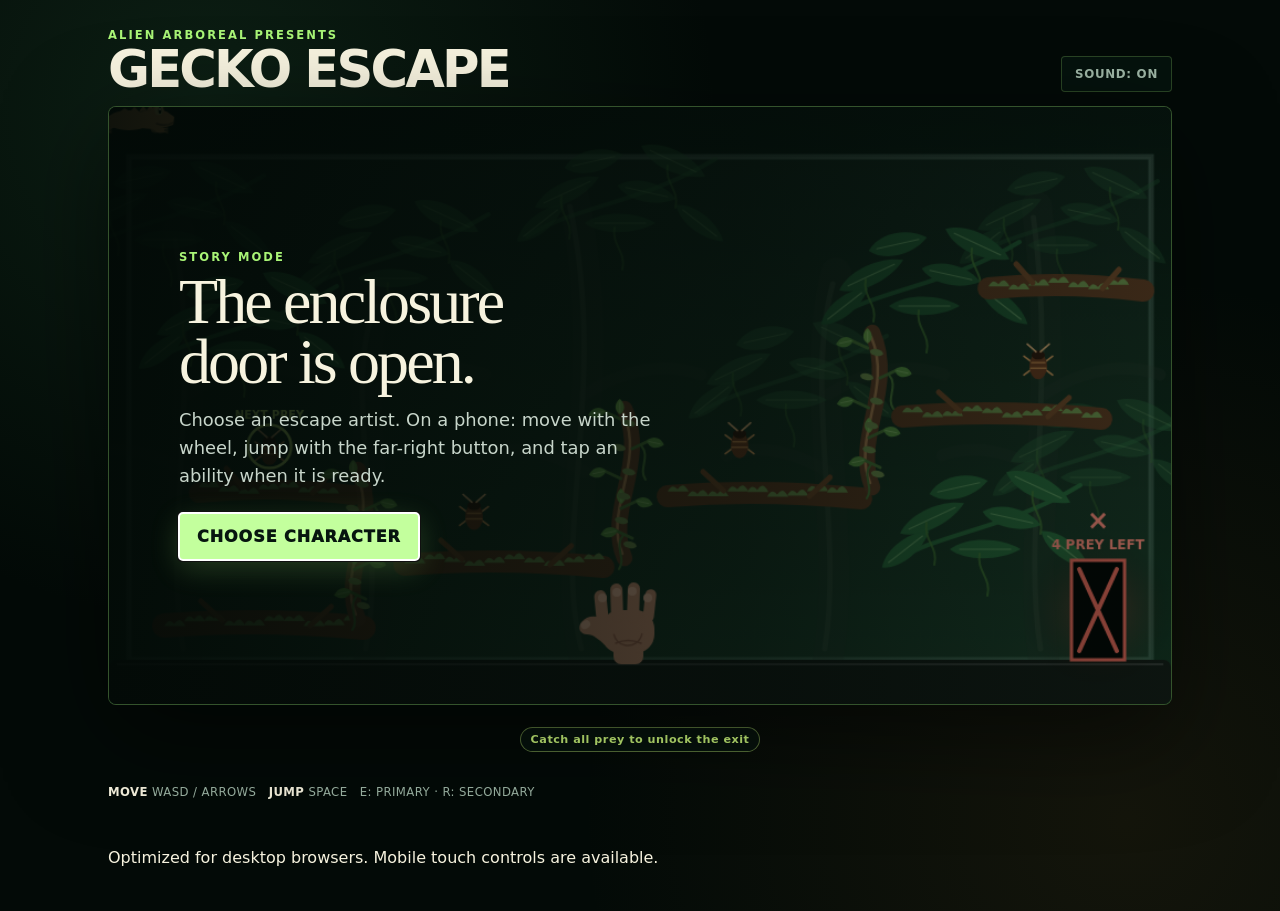
<file: index.html>
<!doctype html>
<html lang="en">
  <head>
    <meta charset="UTF-8" />
    <meta name="viewport" content="width=device-width, initial-scale=1, viewport-fit=cover" />
    <meta name="theme-color" content="#07150f" />
    <meta name="description" content="A tiny reptile and amphibian escape game by Alien Arboreal." />
    <title>Gecko Escape</title>
    <link rel="icon" href="data:image/svg+xml,%3Csvg xmlns='http://www.w3.org/2000/svg' viewBox='0 0 64 64'%3E%3Crect width='64' height='64' rx='14' fill='%2307150f'/%3E%3Cpath d='M13 34c7-15 22-21 35-12 7 5 3 14-5 12-5-1-5-7-1-8-9-5-17 2-20 10-2 6-7 10-12 9' fill='none' stroke='%238fe36a' stroke-width='6' stroke-linecap='round'/%3E%3Ccircle cx='48' cy='24' r='2' fill='%23fff7d6'/%3E%3C/svg%3E" />
    <link rel="stylesheet" href="style.css?v=20261029-glass-tree-frogs" />
  </head>
  <body>
    <main class="game-shell">
      <header class="game-header">
        <div>
          <p class="eyebrow">ALIEN ARBOREAL PRESENTS</p>
          <h1>GECKO ESCAPE</h1>

        </div>
        <button id="soundButton" class="icon-button" type="button" aria-pressed="true" aria-label="Turn sound off">SOUND: ON</button>
      </header>

      <section class="stage-wrap" aria-label="Gecko Escape game">
        <canvas id="game" width="960" height="540" tabindex="0" aria-label="Gecko Escape. Choose a character, use arrow keys or WASD to move, Space to jump, and E for your ability."></canvas>

        <div id="overlay" class="overlay">
          <div class="panel">
            <button id="introBackButton" class="intro-back-button hidden" type="button">← BACK TO CHARACTERS</button>
          <p id="panelKicker" class="panel-kicker">STORY MODE</p>
            <h2 id="panelTitle">The enclosure door is open.</h2>
            <p id="panelText">This is almost certainly a trap. Unfortunately, you are a gecko.</p>
            <div id="characterSelect" class="character-select hidden" aria-label="Choose your escape artist">
              <button type="button" class="character-card" data-character="chameleon">
                <span class="character-icon chameleon-icon" aria-hidden="true">◉</span>
                <strong>CHAMELEON</strong>
                <small>Catches bugs with its tongue and changes colour to camouflage.</small>
              </button>
              <button type="button" class="character-card" data-character="crested">
                <span class="character-icon crested-icon" aria-hidden="true">♛</span>
                <strong>CRESTED GECKO</strong>
                <small>Uses a short tongue for nearby prey and drops its tail to escape danger.</small>
              </button>
              <button type="button" class="character-card" data-character="newt">
                <span class="character-icon newt-icon" aria-hidden="true">●</span>
                <strong>FIRE-BELLY NEWT</strong>
                <small>Regenerates health behind a temporary shield, uses toxic defence, and never needs air.</small>
              </button>
              <button type="button" class="character-card" data-character="frog">
                <span class="character-icon frog-icon" aria-hidden="true">●</span>
                <strong>DART FROG</strong>
                <small>Choose Azureus or the golden poison dart frog.</small>
              </button>
              <button type="button" class="character-card" data-character="glassfrog">
                <span class="character-icon glassfrog-icon" aria-hidden="true">◉</span>
                <strong>GLASS FROG</strong>
                <small>A translucent cloud-forest frog that clings to vines and can briefly camouflage.</small>
              </button>
              <button type="button" class="character-card" data-character="treefrog">
                <span class="character-icon treefrog-icon" aria-hidden="true">●</span>
                <strong>RED-EYED TREE FROG</strong>
                <small>Climbs hanging vines, catches moths with its tongue, and makes a powerful leap.</small>
              </button>
              <button type="button" class="character-card" data-character="boa">
                <span class="character-icon boa-icon" aria-hidden="true">≈</span>
                <strong>BLACK COLOMBIAN BOA</strong>
                <small>Coils to constrict hazards and strikes living enemies.</small>
              </button>
              <button type="button" class="character-card" data-character="opossum">
                <span class="character-icon opossum-icon" aria-hidden="true"><svg viewBox="0 0 40 40" width="32" height="32"><path d="M5 25C5 12 25 9 32 19c4 6-1 13-10 13H9Z" fill="#aaa5a0"/><path d="M29 18l9 4-8 4Z" fill="#efb2ae"/><circle cx="29" cy="18" r="2" fill="#111"/><path d="M8 28C-1 29 0 37 8 35" fill="none" stroke="#efb2ae" stroke-width="2.5" stroke-linecap="round"/><circle cx="13" cy="13" r="5" fill="#e6b2af"/></svg></span>
                <strong>VIRGINIA OPOSSUM</strong>
                <small>Hisses to stun nearby enemies and plays dead to avoid danger.</small>
              </button>
              <button type="button" class="character-card" data-character="bat">
                <span class="character-icon bat-icon" aria-hidden="true">🦇</span>
                <strong>EGYPTIAN FRUIT BAT</strong>
                <small>Flies automatically, hangs upside down, and uses echolocation to reveal food.</small>
              </button>
              <button type="button" class="character-card" data-character="goat">
                <span class="character-icon goat-icon" aria-hidden="true">♑</span>
                <strong>GOAT</strong>
                <small>Headbutts enemies and launches into an unreasonable mountain scramble.</small>
              </button>
              <button type="button" class="character-card" data-character="highland">
                <span class="character-icon highland-icon" aria-hidden="true">♉</span>
                <strong>HIGHLAND COW</strong>
                <small>Tosses enemies with its horns and becomes an unstoppable wall of hair.</small>
              </button>
              <button type="button" class="character-card" data-character="devilfox">
                <span class="character-icon devilfox-icon" aria-hidden="true">♢</span>
                <strong>FOX</strong>
                <small>Pounces on enemies and blinks through danger in a cloud of beautiful misconduct.</small>
              </button>
              <button type="button" class="character-card hidden" data-character="foxLab">
                <span class="character-icon devilfox-icon" aria-hidden="true">🦊</span>
                <strong>EXPERIMENTAL FOX</strong>
                <small>Separate movement prototype. Run, turn, jump, and land.</small>
              </button>
              <button type="button" class="character-card hidden" data-character="foxAlt">
                <span class="character-icon devilfox-icon" aria-hidden="true">🦊</span>
                <strong>ALT FOX</strong>
                <small>Saved version of the fox movement prototype.</small>
              </button>
            </div>
            <div id="levelSelect" class="character-select hidden" aria-label="Choose a level">
              <button type="button" class="character-card" data-level="0"><strong>LEVEL 1</strong><small>Enclosure</small></button>
              <button type="button" class="character-card" data-level="1"><strong>LEVEL 2</strong><small>Aquarium</small></button>
              <button type="button" class="character-card" data-level="2"><strong>LEVEL 3</strong><small>Kitchen</small></button>
              <button type="button" class="character-card" data-level="3"><strong>LEVEL 4</strong><small>Living Room</small></button>
              <button type="button" class="character-card" data-level="4"><strong>LEVEL 5</strong><small>Highway</small></button>
              <button type="button" class="character-card" data-level="5"><strong>LEVEL 6</strong><small>Boat Escape</small></button>
              <button type="button" class="character-card hidden" data-level="6"><strong>FOX MOVEMENT LAB</strong><small>Experimental Fox</small></button>
            </div>
            <div class="start-actions">
              <button id="primaryButton" class="primary-button" type="button">BEGIN ESCAPE</button>
              <button id="secondaryButton" class="secondary-button hidden" type="button">LEVEL SELECT</button>
            </div>
            <div id="crestedSkinSelect" class="crest-skin-select hidden" role="group" aria-label="Choose crested gecko pattern">
              <span>CRESTED GECKO PATTERN</span>
              <button type="button" data-crestie-skin="classic" aria-pressed="true">Classic</button>
              <button type="button" data-crestie-skin="super-dalmatian" aria-pressed="false">Super Dalmatian</button>
              <button type="button" data-crestie-skin="halloween" aria-pressed="false">Halloween</button>
              <button type="button" data-crestie-skin="lily-white" aria-pressed="false">Lily White</button>
              <button type="button" data-crestie-skin="axanthic" aria-pressed="false">Axanthic</button>
            </div>
            <div id="frogSkinSelect" class="frog-skin-select hidden" role="group" aria-label="Choose dart frog species">
              <span>DART FROG SPECIES</span>
              <button type="button" data-frog-skin="azureus" aria-pressed="true">Azureus (Blue)</button>
              <button type="button" data-frog-skin="terribilis" aria-pressed="false">Terribilis (Yellow)</button>
            </div>
          </div>
        </div>

        <div id="hud" class="hud hidden" aria-live="polite">
          <span id="levelLabel">LEVEL 1 · EASY</span>
          <span id="bugLabel">BUGS 0/3</span>
          <span id="abilityLabel">ABILITY READY</span>
          <span id="lifeLabel">♥ ♥ ♥</span>
          <div class="hud-actions" aria-label="Level navigation">
            <button id="gameCharactersButton" class="hud-nav-button" type="button" aria-label="Back to characters">CHARACTERS</button>
            <button id="restartLevelButton" class="hud-nav-button hud-restart-button" type="button" aria-label="Restart this level">RESTART</button>
            <button id="gameBackButton" class="hud-nav-button" type="button" aria-label="Open level select">LEVEL SELECT</button>
          </div>
        </div>
      </section>

      <p id="objectiveHint" class="objective-hint" aria-live="polite">Catch all prey to unlock the exit</p>
      <div class="controls-row">
        <p class="keyboard-help"><strong>MOVE</strong> WASD / ARROWS &nbsp; <strong>JUMP</strong> SPACE &nbsp; <span id="abilityKeyHelp">E: PRIMARY · R: SECONDARY</span></p>
        <div class="touch-controls" aria-label="Touch controls">
          <div class="touch-move">
            <span class="touch-control-label">MOVE</span>
            <div id="moveStick" class="move-stick" role="slider" aria-label="Move in any direction" aria-valuemin="-1" aria-valuemax="1" aria-valuenow="0" aria-valuetext="Neutral">
              <span class="move-stick-knob" id="moveStickKnob" aria-hidden="true"></span>
            </div>
          </div>
          <div class="touch-actions" aria-label="Actions">
            <button type="button" data-control="jump" aria-label="Jump">JUMP ↑</button>
            <button id="abilityButton" type="button" data-control="primary" class="ability-control" aria-label="Use primary ability">ABILITY</button>
            <button id="tongueButton" type="button" data-control="secondary" class="tongue-control hidden" aria-label="Use secondary ability">SPECIAL</button>
            <button type="button" data-control="investigate" class="hidden" aria-label="Investigate">SNIFF</button>
          </div>
        </div>
      </div>
      <p class="browser-note">Optimized for desktop browsers. Mobile touch controls are available.</p>
    </main>
    <script src="game.js?v=20261029-habitat-atmosphere-v2"></script>
  </body>
</html>
</file>
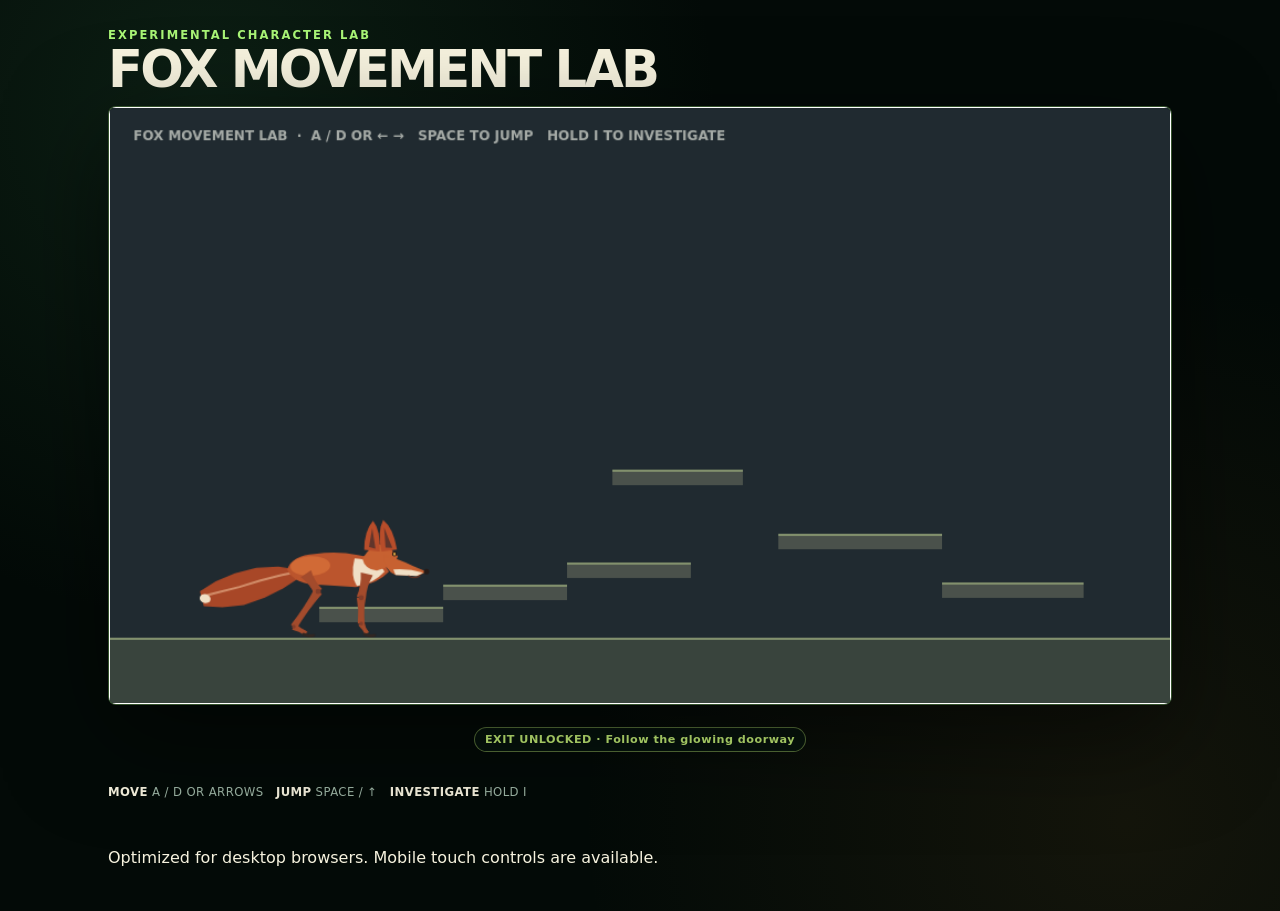
<file: fox/index.html>
<!doctype html>
<html lang="en">
  <head>
    <meta charset="utf-8">
    <meta name="viewport" content="width=device-width, initial-scale=1">
    <meta name="robots" content="noindex">
    <title>Fox Movement Lab</title>
  </head>
  <body>
    <p>Opening Fox Movement Lab…</p>
    <script>location.replace("../?foxLab=1");</script>
    <noscript><a href="../?foxLab=1">Open Fox Movement Lab</a></noscript>
  </body>
</html>
</file>
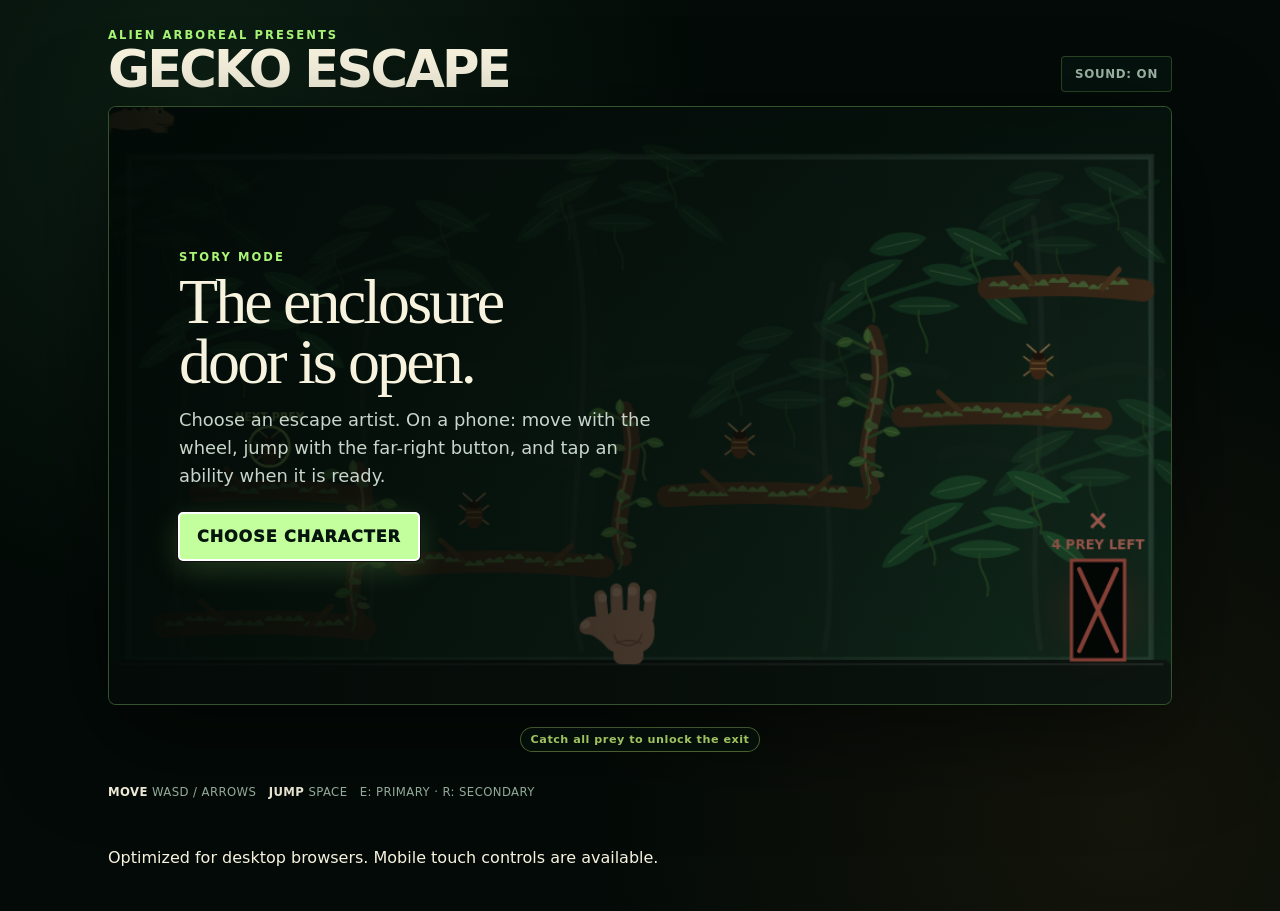
<file: gecko-escape-2/index.html>
<!doctype html>
<html lang="en">
  <head>
    <meta charset="utf-8" />
    <meta name="viewport" content="width=device-width, initial-scale=1" />
    <meta http-equiv="refresh" content="0; url=../?edition=2" />
    <title>Gecko Escape 2</title>
  </head>
  <body><p>Opening <a href="../?edition=2">Gecko Escape 2</a>…</p><script>location.replace("../?edition=2");</script></body>
</html>
</file>
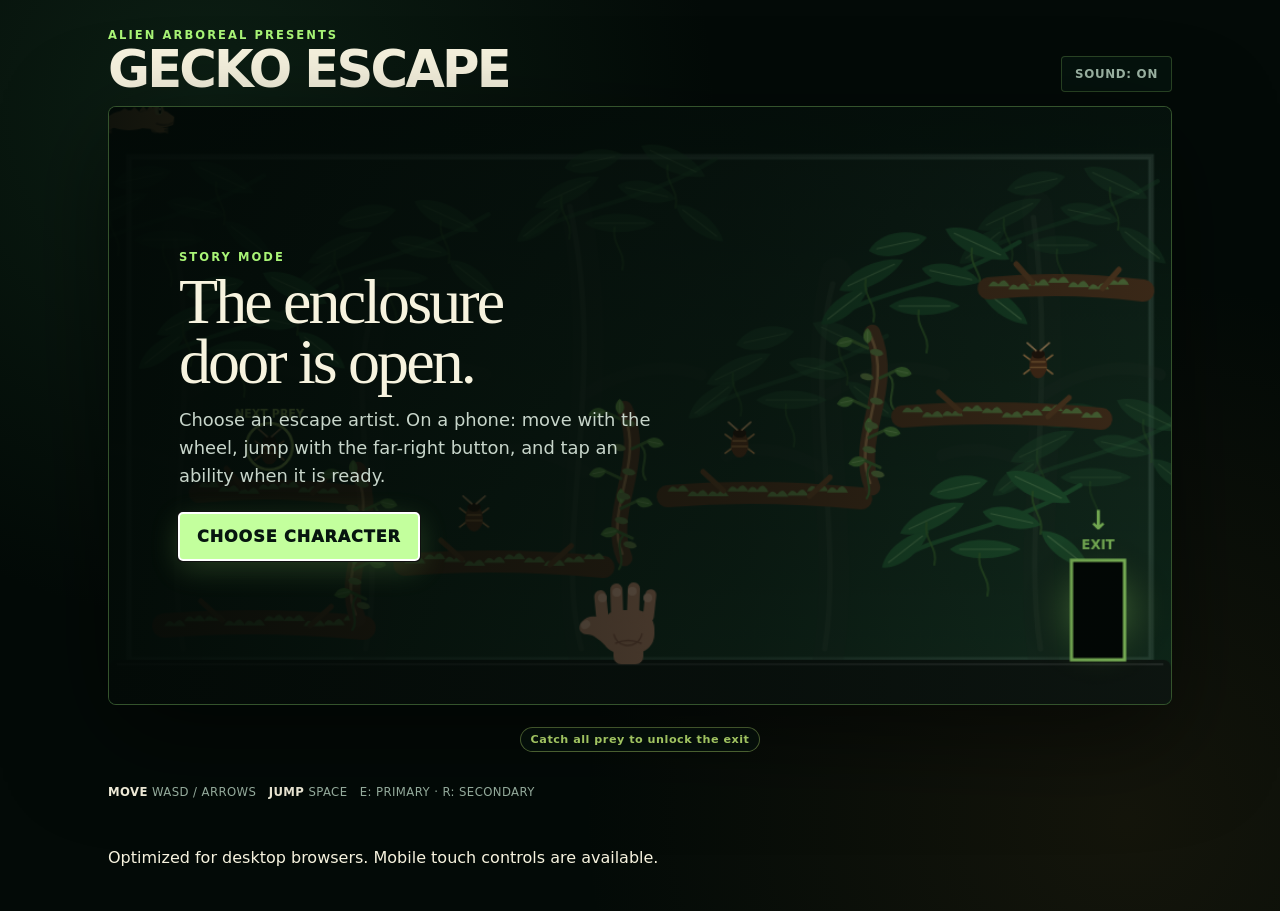
<file: testmode/index.html>
<!doctype html>
<html lang="en">
  <head>
    <meta charset="UTF-8" />
    <meta name="viewport" content="width=device-width, initial-scale=1" />
    <meta name="robots" content="noindex, nofollow" />
    <title>Gecko Escape Test Mode</title>
    <meta http-equiv="refresh" content="0; url=../?tour=arboreal-backstage-27" />
  </head>
  <body>
    <script>
      window.location.replace("../?tour=arboreal-backstage-27");
    </script>
    <p><a href="../?tour=arboreal-backstage-27">Open test mode</a></p>
  </body>
</html>
</file>
<file: style.css>
:root {
  color-scheme: dark;
  --ink: #f7f3df;
  --muted: #9eb6a6;
  --acid: #a9f576;
  --acid-dark: #234d31;
  --night: #030a07;
  --panel: #0a1912;
  --line: rgba(169, 245, 118, 0.22);
}

* { box-sizing: border-box; }

html, body { min-height: 100%; }

body {
  margin: 0;
  background:
    radial-gradient(circle at 16% 12%, rgba(45, 105, 65, .22), transparent 32rem),
    radial-gradient(circle at 88% 90%, rgba(110, 79, 33, .16), transparent 34rem),
    var(--night);
  color: var(--ink);
  font-family: Inter, ui-sans-serif, system-ui, -apple-system, BlinkMacSystemFont, "Segoe UI", sans-serif;
  overflow-x: hidden;
}

button { font: inherit; }

.game-shell {
  width: min(1120px, 100%);
  min-height: 100vh;
  min-height: 100dvh;
  margin: 0 auto;
  padding: max(clamp(14px, 2.5vw, 28px), env(safe-area-inset-top)) max(clamp(14px, 2.5vw, 28px), env(safe-area-inset-right)) max(clamp(14px, 2.5vw, 28px), env(safe-area-inset-bottom)) max(clamp(14px, 2.5vw, 28px), env(safe-area-inset-left));
  display: grid;
  align-content: center;
  gap: 14px;
}

.game-header {
  display: flex;
  align-items: end;
  justify-content: space-between;
  gap: 18px;
}

.eyebrow,
.panel-kicker {
  margin: 0 0 4px;
  color: var(--acid);
  font-size: .72rem;
  font-weight: 900;
  letter-spacing: .18em;
}

h1 {
  margin: 0;
  font-size: clamp(1.55rem, 4vw, 3.3rem);
  line-height: .9;
  letter-spacing: -.055em;
}

.game-two-note { margin: 9px 0 0; color: var(--muted); font-size: .68rem; font-weight: 850; letter-spacing: .08em; }

.icon-button,
.secondary-button {
  border: 1px solid var(--line);
  background: rgba(7, 21, 15, .8);
  color: var(--muted);
  padding: 10px 13px;
  border-radius: 4px;
  font-size: .74rem;
  font-weight: 800;
  letter-spacing: .06em;
  cursor: pointer;
}

.stage-wrap {
  position: relative;
  width: 100%;
  aspect-ratio: 16 / 9;
  overflow: hidden;
  border: 1px solid rgba(169, 245, 118, .28);
  border-radius: 8px;
  background: #07150f;
  box-shadow: 0 30px 100px rgba(0,0,0,.52), inset 0 0 0 1px rgba(255,255,255,.03);
}

canvas {
  display: block;
  width: 100%;
  height: 100%;
  touch-action: none;
}

.overlay {
  position: absolute;
  inset: 0;
  display: grid;
  place-items: center;
  padding: 24px;
  background: linear-gradient(90deg, rgba(2,9,6,.93), rgba(2,9,6,.62) 60%, rgba(2,9,6,.28));
  overflow-y: auto;
}

.panel {
  width: min(760px, 100%);
  padding: clamp(22px, 4vw, 46px);
  margin-right: auto;
}

.panel h2 {
  max-width: 12ch;
  margin: 8px 0 14px;
  font-family: Georgia, "Times New Roman", serif;
  font-size: clamp(2rem, 5vw, 4.7rem);
  font-weight: 400;
  line-height: .94;
  letter-spacing: -.045em;
}

.panel p:not(.panel-kicker) {
  max-width: 42ch;
  margin: 0 0 24px;
  color: #c7d5ca;
  font-size: clamp(.95rem, 1.8vw, 1.12rem);
  line-height: 1.55;
}

.primary-button {
  border: 0;
  border-radius: 4px;
  background: var(--acid);
  color: #07150f;
  padding: 14px 18px;
  font-weight: 950;
  letter-spacing: .06em;
  cursor: pointer;
  box-shadow: 0 8px 30px rgba(169,245,118,.2);
}

.primary-button:hover,
.primary-button:focus-visible { background: #c3ff9d; transform: translateY(-1px); }

.secondary-button { margin-left: 8px; }

.start-actions { display: flex; align-items: center; gap: 8px; margin-top: 12px; }
.start-actions .secondary-button { margin-left: 0; }
.crest-skin-select { display: flex; flex-wrap: wrap; align-items: center; gap: 5px; margin: 9px 0 0; }
.crest-skin-select span { margin-right: 3px; color: #b8c9bc; font-size: .62rem; font-weight: 900; letter-spacing: .07em; }
.crest-skin-select button { padding: 4px 8px; border: 1px solid var(--line); border-radius: 999px; background: rgba(16,37,26,.72); color: var(--ink); font: inherit; font-size: .66rem; line-height: 1.2; cursor: pointer; }
.crest-skin-select button[aria-pressed="true"] { border-color: var(--acid); color: var(--acid); }

.character-select {
  display: grid;
  grid-template-columns: repeat(4, minmax(0, 1fr));
  gap: 10px;
  margin: 18px 0 0;
}

.character-card {
  min-height: 148px;
  padding: 15px 13px;
  border: 1px solid var(--line);
  border-radius: 7px;
  background: rgba(7, 21, 15, .88);
  color: var(--ink);
  text-align: left;
  cursor: pointer;
}

.character-card:hover,
.character-card:focus-visible {
  border-color: var(--acid);
  background: #10251a;
  transform: translateY(-2px);
}

.character-card strong,
.character-card small { display: block; }
.character-card strong { margin: 9px 0 6px; font-size: .78rem; letter-spacing: .06em; }
.character-card small { color: #b8c9bc; font-size: .76rem; line-height: 1.35; }
.character-icon { display: grid; place-items: center; width: 36px; height: 36px; border-radius: 50%; font-size: 1.2rem; }
.chameleon-icon { background: #567d35; color: #efffb4; }
.crested-icon { background: #a9f576; color: #07150f; }
.newt-icon { background: #15171a; color: #f05a31; border: 2px solid #f05a31; }
.frog-icon { background: #246fbb; color: #071626; border: 2px solid #6dc5ff; }
.glassfrog-icon { background: #b9f2d3; color: #255947; border: 2px solid #effff5; box-shadow: inset 0 0 0 5px rgba(255,255,255,.22); }
.treefrog-icon { background: #4fcf59; color: #df3d43; border: 2px solid #ff8a45; }
.boa-icon { background: #08090a; color: #aaaeb5; border: 2px solid #555b63; font-size: 1.6rem; }
.raccoon-icon { background: #73777a; color: #1d2022; border: 2px solid #bfc3c4; }
.opossum-icon { background: #b8b2aa; color: #5c4a49; border: 2px solid #e2adad; font-size: 1.5rem; }
.bat-icon { background: #26243a; color: #d5b0ff; border: 2px solid #806956; font-size: 1.6rem; }
.goat-icon { background: #d9d0bb; color: #493b2d; border: 2px solid #8d806e; font-size: 1.5rem; }
.highland-icon { background: #a95029; color: #f2ddbd; border: 2px solid #d17a43; font-size: 1.5rem; }
.devilfox-icon { background: #45143b; color: #ff82bd; border: 2px solid #b74766; font-size: 1.5rem; }

.hud {
  position: absolute;
  inset: 0 0 auto;
  display: flex;
  justify-content: space-between;
  gap: 12px;
  padding: 13px 16px;
  color: #f8f4de;
  font-size: clamp(.68rem, 1.5vw, .83rem);
  font-weight: 900;
  letter-spacing: .08em;
  pointer-events: none;
  text-shadow: 0 2px 5px #000;
}

#lifeLabel { color: #f2a19b; }

.hud-back-button {
  position: absolute;
  top: 44px;
  right: 12px;
  z-index: 2;
  min-width: 62px;
  min-height: 34px;
  padding: 6px 10px;
  border: 1px solid rgba(169,245,118,.48);
  border-radius: 999px;
  background: rgba(7,21,15,.9);
  color: #f8f4de;
  font: inherit;
  font-size: .65rem;
  font-weight: 900;
  letter-spacing: .08em;
  cursor: pointer;
  pointer-events: auto;
}
.hud-back-button:hover,.hud-back-button:focus-visible { border-color: var(--acid); color: var(--acid); }
.hud-restart-button { position:absolute;top:44px;left:12px;z-index:2;min-width:72px;min-height:34px;padding:6px 10px;border:1px solid rgba(169,245,118,.48);border-radius:999px;background:rgba(7,21,15,.9);color:#f8f4de;font:inherit;font-size:.65rem;font-weight:900;letter-spacing:.08em;cursor:pointer;pointer-events:auto; }
.hud-restart-button:hover,.hud-restart-button:focus-visible { border-color:var(--acid);color:var(--acid); }
.objective-hint { width:max-content;max-width:100%;margin:8px auto 0;padding:5px 10px;border:1px solid rgba(210,255,127,.42);border-radius:999px;background:rgba(7,21,15,.86);color:#d2ff7f;text-align:center;font-size:clamp(.58rem,1.25vw,.7rem);font-weight:900;letter-spacing:.045em;pointer-events:none; }
.touch-controls .is-ready { border-color:var(--acid);box-shadow:0 0 0 2px rgba(210,255,127,.18),0 0 18px rgba(210,255,127,.34); }

.controls-row {
  display: flex;
  align-items: center;
  justify-content: space-between;
  gap: 16px;
  min-height: 52px;
}

.keyboard-help {
  margin: 0;
  color: var(--muted);
  font-size: .73rem;
  letter-spacing: .035em;
}

.keyboard-help strong { color: var(--ink); }

.touch-controls { display: none; }

.touch-move { position: relative; display: grid; justify-items: center; gap: 5px; flex: 0 0 auto; touch-action: none; }
.touch-move::before {
  content: "";
  position: absolute;
  z-index: 1;
  inset: -20px;
  border-radius: 50%;
  background: transparent;
  touch-action: none;
}
.touch-actions { position: relative; z-index: 2; }
.touch-control-label { color: var(--muted); font-size: .58rem; font-weight: 900; letter-spacing: .14em; }
.move-stick {
  position: relative;
  width: 112px;
  height: 112px;
  border: 1px solid rgba(169,245,118,.42);
  border-radius: 50%;
  background: radial-gradient(circle, rgba(169,245,118,.12) 0 34%, rgba(16,37,26,.96) 36% 100%);
  box-shadow: inset 0 0 0 7px rgba(255,255,255,.025), 0 5px 16px rgba(0,0,0,.28);
  touch-action: none;
  user-select: none;
  -webkit-user-select: none;
}
.move-stick::before, .move-stick::after {
  content: "";
  position: absolute;
  left: 50%;
  top: 50%;
  background: rgba(169,245,118,.16);
  transform: translate(-50%,-50%);
  pointer-events: none;
}
.move-stick::before { width: 1px; height: 72%; }
.move-stick::after { width: 72%; height: 1px; }
.move-stick-knob {
  position: absolute;
  z-index: 1;
  left: 50%;
  top: 50%;
  width: 42px;
  height: 42px;
  border: 2px solid rgba(247,243,223,.82);
  border-radius: 50%;
  background: linear-gradient(145deg, #a9f576, #477d3f);
  box-shadow: 0 3px 12px rgba(0,0,0,.45), inset 0 0 0 3px rgba(4,18,10,.2);
  transform: translate(-50%,-50%);
  pointer-events: none;
}
.touch-actions { display: grid; grid-template-columns: repeat(2,minmax(66px,1fr)); gap: 8px; justify-items: stretch; align-content: center; }
.touch-controls button {
  min-width: 66px;
  min-height: 50px;
  padding: 7px 8px;
  border: 1px solid var(--line);
  border-radius: 12px;
  background: #10251a;
  color: var(--ink);
  font-size: .68rem;
  line-height: 1.1;
  font-weight: 900;
  letter-spacing: .035em;
  touch-action: none;
  user-select: none;
  -webkit-user-select: none;
}
.touch-controls .ability-control { color: #ffcab0; }
.touch-controls .tongue-control { color: #ff9eb8; }
.touch-controls button:active { background: var(--acid-dark); transform: translateY(1px); }
.hidden { display: none !important; }

@media (hover: none), (pointer: coarse), (max-width: 760px) {
  .game-shell { align-content: start; padding: max(12px, env(safe-area-inset-top)) max(12px, env(safe-area-inset-right)) max(12px, env(safe-area-inset-bottom)) max(12px, env(safe-area-inset-left)); }
  .game-header { align-items: center; }
  .eyebrow { font-size: .58rem; }
  .icon-button { padding: 8px 9px; }
  .keyboard-help { display: none; }
  .touch-controls {
    display: flex;
    width: 100%;
    min-height: 132px;
    align-items: center;
    justify-content: space-between;
    gap: 12px;
    padding: 9px 12px;
    border: 1px solid rgba(169,245,118,.15);
    border-radius: 16px;
    background: linear-gradient(135deg, rgba(10,25,18,.96), rgba(5,14,10,.96));
    touch-action: none;
  }
  .touch-actions { grid-template-columns: repeat(2,minmax(64px,1fr)); gap: 7px; }
  .touch-actions [data-control="jump"] { grid-column: 2; grid-row: 1; }
  .touch-controls button { min-width: 64px; min-height: 48px; }
  .controls-row { justify-content: stretch; }
  .overlay { padding: 10px; }
  .panel { padding: 18px; }
  .panel h2 { font-size: clamp(1.6rem, 7vw, 3.2rem); margin-bottom: 8px; }
  .panel p:not(.panel-kicker) { margin-bottom: 14px; line-height: 1.35; }
  .primary-button { padding: 11px 14px; }
  .character-select { grid-template-columns: 1fr; gap: 6px; margin-top: 10px; }
  .crest-skin-select { gap: 4px; }
  .crest-skin-select span { flex-basis: 100%; }
  .crest-skin-select button { flex: 0 1 auto; padding: 4px 7px; font-size: .63rem; }
  .character-card { min-height: 0; display: grid; grid-template-columns: 34px 1fr; column-gap: 10px; padding: 9px 10px; }
  .character-card .character-icon { grid-row: 1 / 3; }
  .character-card strong { margin: 1px 0 2px; }
}

@media (max-height: 600px) and (orientation: landscape) {
  .game-shell { padding-block: 8px; gap: 7px; }
  .game-header { display: none; }
  .stage-wrap { max-height: calc(100vh - 156px); max-height: calc(100dvh - 156px); width: auto; margin-inline: auto; }
  .touch-controls { min-height: 132px; padding-block: 4px; }
  .move-stick { width: 84px; height: 84px; }
  .move-stick-knob { width: 34px; height: 34px; }
  .touch-actions { grid-template-columns: minmax(74px,1fr); grid-auto-rows: 38px; gap: 5px; min-width: 74px; }
  .touch-actions [data-control="jump"] { grid-column: 1; grid-row: 1; }
  .touch-controls button { min-width: 74px; min-height: 38px; padding: 4px; font-size: .58rem; }
  .controls-row { min-height: 132px; }
}

@media (max-width: 420px) {
  .game-shell { padding-inline: 8px; gap: 9px; }
  .move-stick { width: 98px; height: 98px; }
  .move-stick-knob { width: 38px; height: 38px; }
  .touch-controls { padding-inline: 8px; gap: 8px; }
  .touch-actions { grid-template-columns: repeat(2,minmax(62px,1fr)); gap: 6px; }
  .touch-controls button { min-width: 62px; min-height: 46px; padding: 6px; font-size: .62rem; }
}

@media (prefers-reduced-motion: reduce) {
  *, *::before, *::after { scroll-behavior: auto !important; transition: none !important; }
}


/* Merged frog species and in-game navigation controls. */
.frog-skin-select { display: flex; flex-wrap: wrap; align-items: center; gap: 5px; margin: 8px 0 0; }
.frog-skin-select span { margin-right: 3px; color: #b8c9bc; font-size: .62rem; font-weight: 900; letter-spacing: .07em; }
.frog-skin-select button { padding: 4px 8px; border: 1px solid var(--line); border-radius: 999px; background: rgba(16,37,26,.72); color: var(--ink); font: inherit; font-size: .66rem; line-height: 1.2; cursor: pointer; }
.frog-skin-select button[aria-pressed="true"] { border-color: var(--acid); color: var(--acid); }
.intro-back-button { display: inline-flex; min-height: 32px; margin: 0 0 9px; padding: 5px 10px; border: 1px solid var(--line); border-radius: 999px; background: rgba(16,37,26,.72); color: var(--ink); font: inherit; font-size: .67rem; font-weight: 900; letter-spacing: .05em; cursor: pointer; }
.intro-back-button:hover,.intro-back-button:focus-visible { border-color: var(--acid); color: var(--acid); }
.character-card.is-selected { border-color: var(--acid); background: #10251a; transform: translateY(-2px); }
.hud-actions { position: absolute; top: 44px; right: 12px; z-index: 2; display: flex; gap: 6px; pointer-events: auto; }
.hud-nav-button { min-height: 34px; padding: 6px 10px; border: 1px solid rgba(169,245,118,.48); border-radius: 999px; background: rgba(7,21,15,.92); color: #f8f4de; font: inherit; font-size: .62rem; font-weight: 900; letter-spacing: .06em; cursor: pointer; }
.hud-nav-button:hover,.hud-nav-button:focus-visible { border-color: var(--acid); color: var(--acid); }
.hud-restart-button { border-color: rgba(210,255,127,.72); }
</file>
